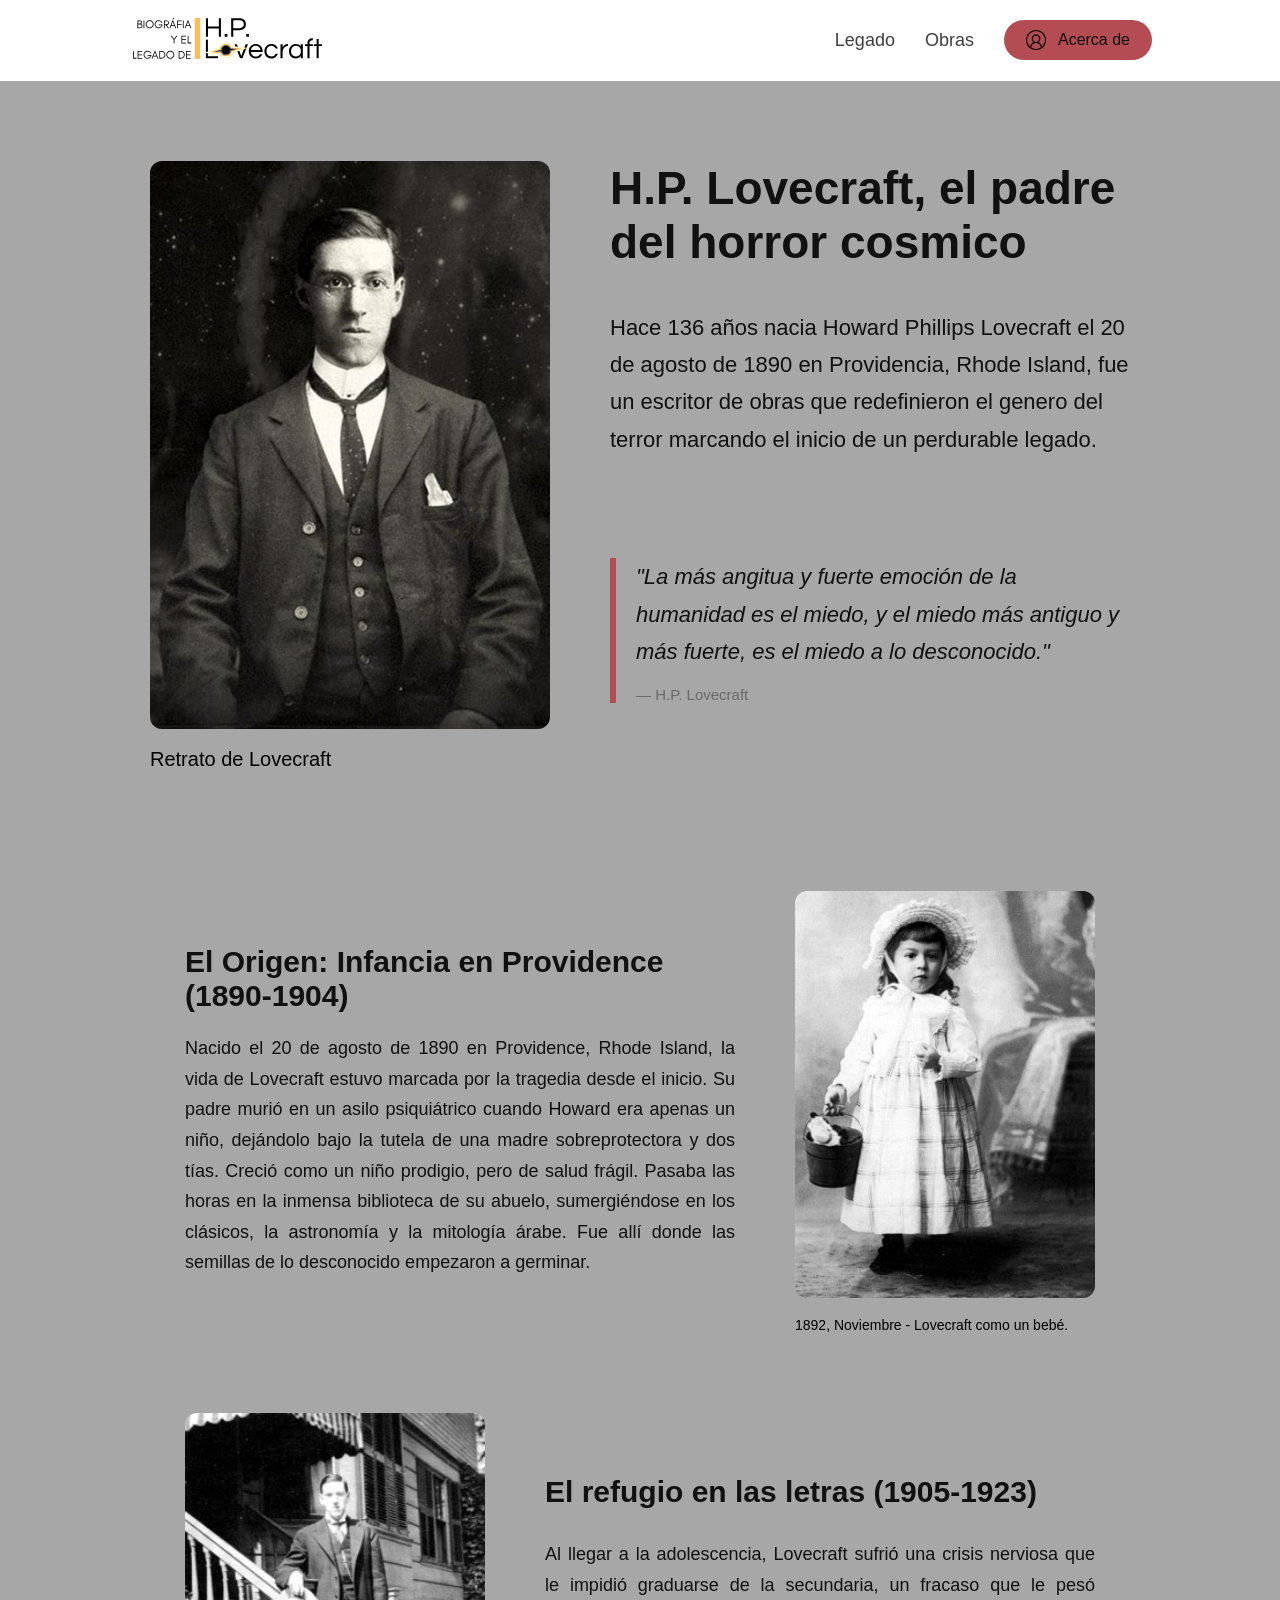
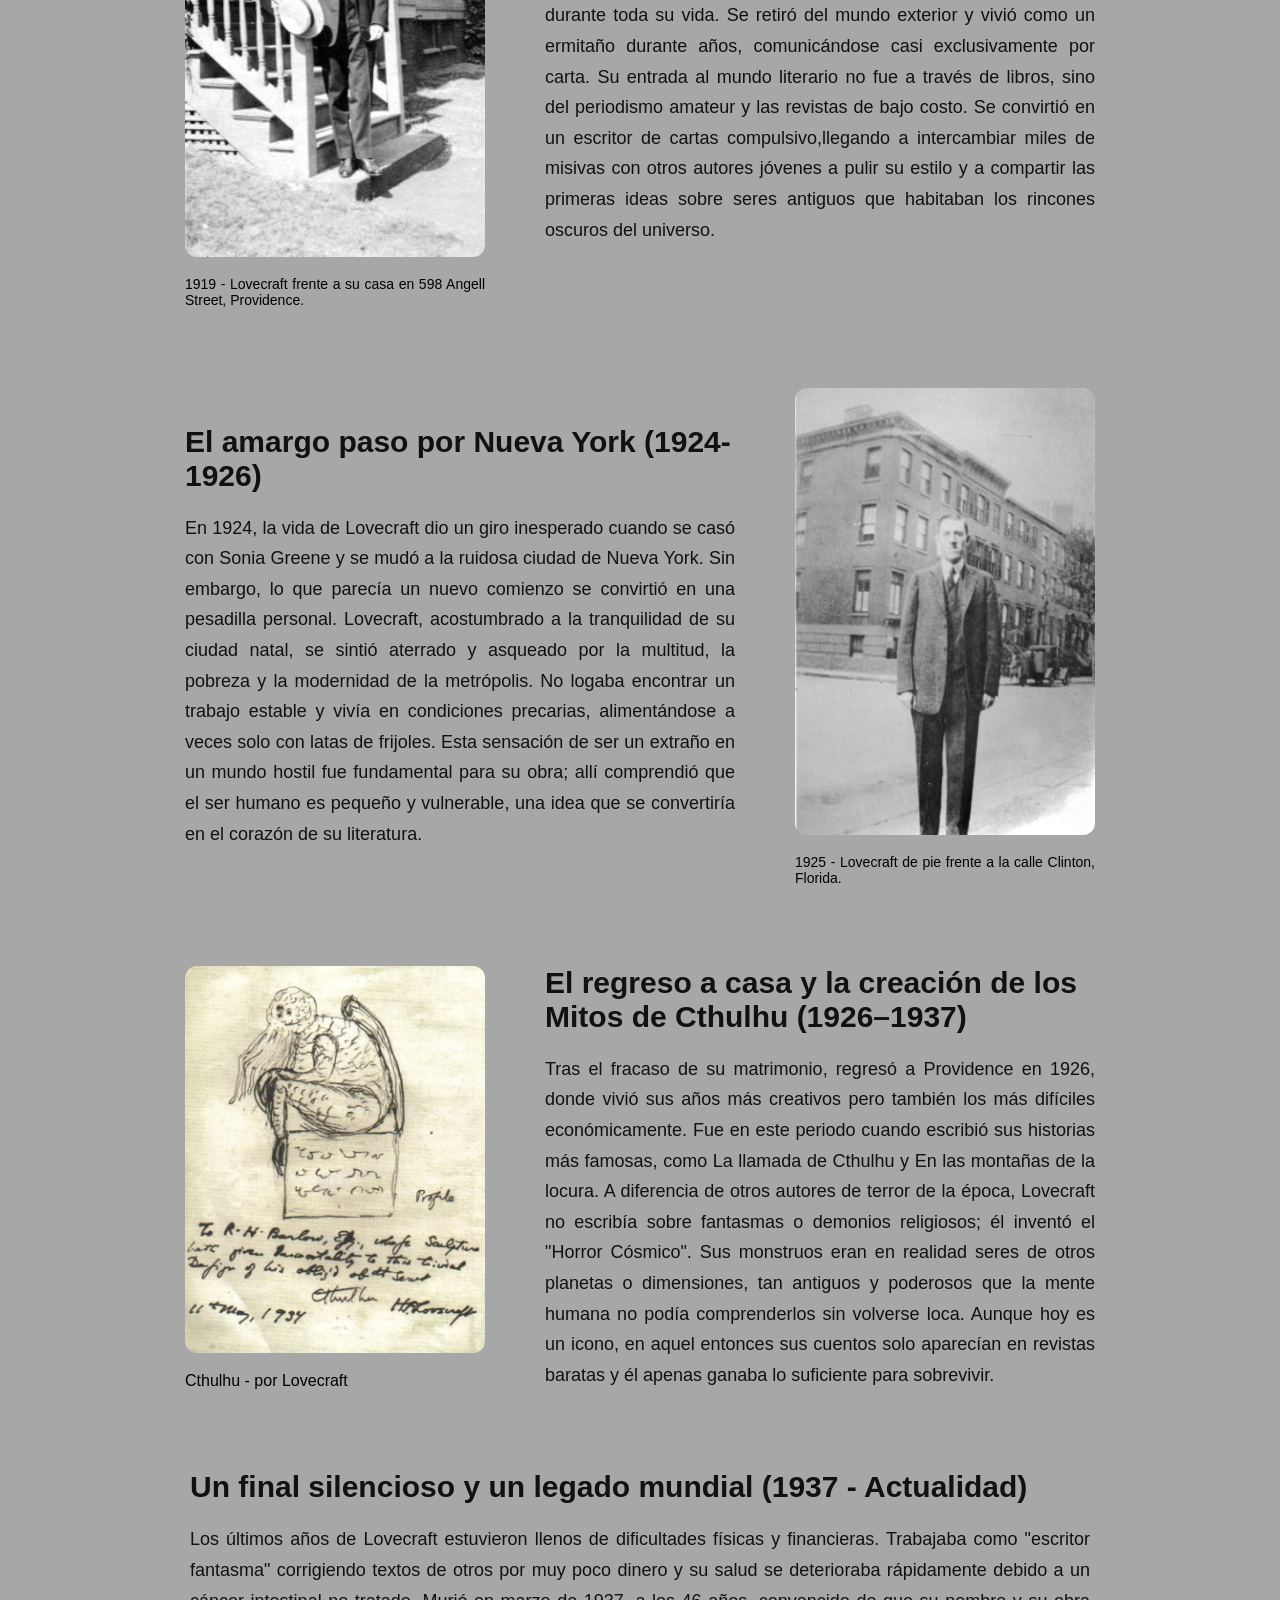
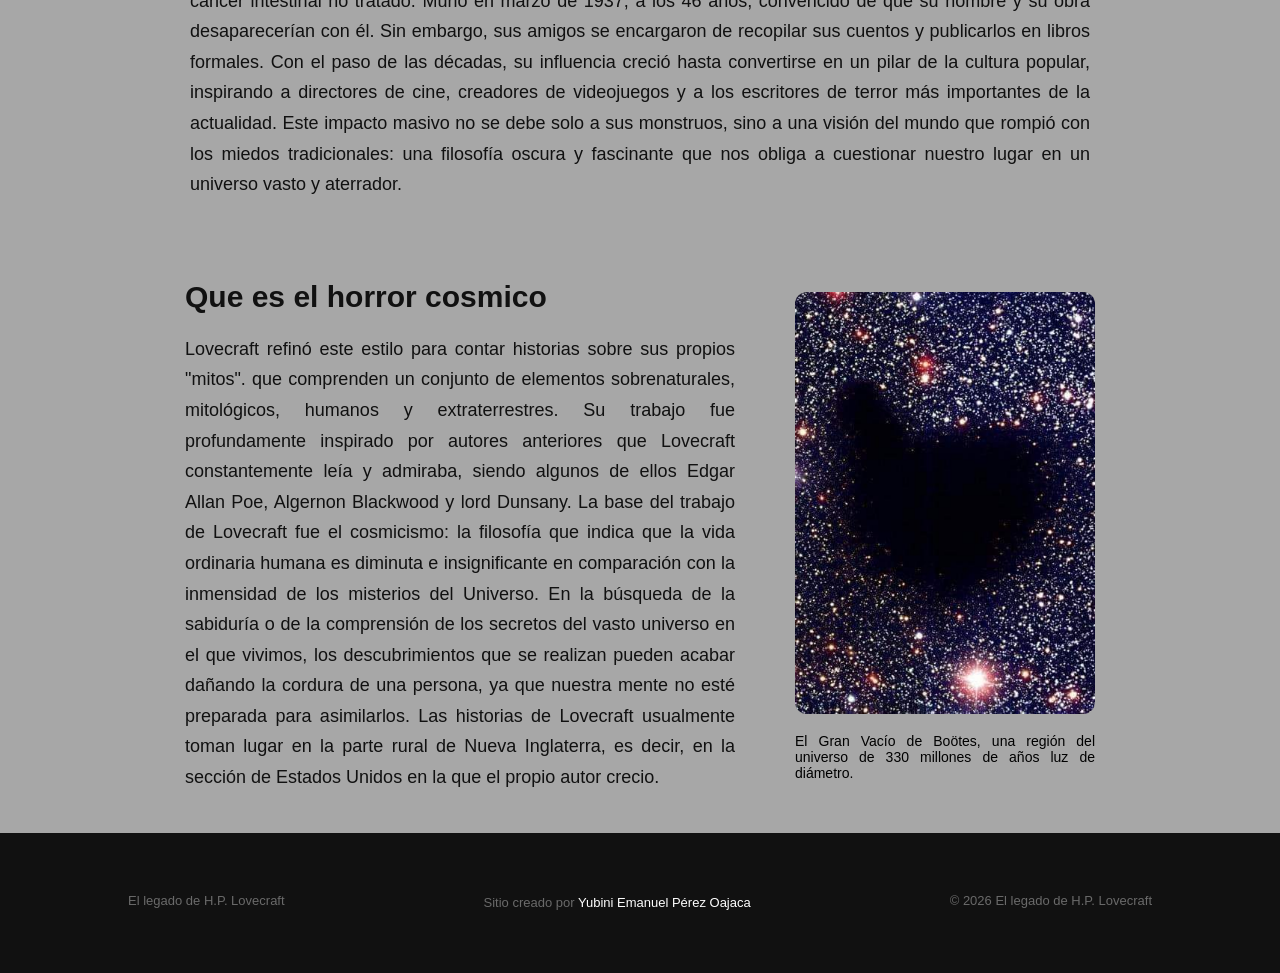
<file: index.html>
<!DOCTYPE html>
<html lang="en">
<head>
  <meta charset="UTF-8">
  <meta name="viewport" content="width=device-width, initial-scale=1.0">
  <title>El legado de H. P. Lovecraft</title>
  <link rel="icon" href="./assets/icons/icono-pagina.svg">

  <link rel="stylesheet" href="./css/colors.css">
  <link rel="stylesheet" href="./css/global.css">
  <link rel="stylesheet" href="./css/navbar.css">
  <link rel="stylesheet" href="./css/footer.css">
  <link rel="stylesheet" href="./css/home.css">
</head>
<body>

  <main>
    <section class="introduccion">
      <figure class="lovecraft-img">
        <img src="./assets/images/escritor-lovecraft.jpg" alt="Retrato de H. P. Lovecraft">
        <figcaption>Retrato de Lovecraft</figcaption>
      </figure>

      <div class="introduccion-cont">
        <h1> H.P. Lovecraft, el padre del horror cosmico</h1>
        <P>
          Hace 136 años nacia Howard Phillips Lovecraft el 20
          de agosto de 1890 en Providencia, Rhode Island, fue
          un escritor de obras que redefinieron el genero del
          terror marcando el inicio de un perdurable legado.
        </P>

      <figure class="cita">
        <blockquote>
          <p>"La más angitua y fuerte emoción de la humanidad
              es el miedo, y el miedo más antiguo y más fuerte,
              es el miedo a lo desconocido."
          </p>
        </blockquote>
        <figcaption>— H.P. Lovecraft</figcaption>
      </figure>

      </div>
    </section>

    <section class="bio-infancia">
      <div class="bio-infancia-cont">
        <h2>El Origen: Infancia en Providence (1890-1904)</h2>
        <p>
        Nacido el 20 de agosto de 1890 en Providence, Rhode Island,
        la vida de Lovecraft estuvo marcada por la tragedia desde el inicio. 
        Su padre murió en un asilo psiquiátrico cuando Howard era apenas
        un niño, dejándolo bajo la tutela de una madre sobreprotectora y 
        dos tías. Creció como un niño prodigio, pero de salud frágil. 
        Pasaba las horas en la inmensa biblioteca de su abuelo, sumergiéndose 
        en los clásicos, la astronomía y la mitología árabe. Fue allí donde 
        las semillas de lo desconocido empezaron a germinar.
        </p>
      </div>

      <figure class="lovecraft-bebe">
        <img src="./assets/images/lovecraft-bebe.jpg">
        <figcaption>
          1892, Noviembre - Lovecraft como un bebé.
        </figcaption>
      </figure>
    </section>

    <section class="bio-adolescencia">
      <figure class="lovecraft-adolescencia-img">
        <img src="./assets/images/lovecraft-adolescencia.jpg">
        <figcaption>
          1919 - Lovecraft frente a su casa en 598 Angell Street, Providence.
        </figcaption>
      </figure>

      <div class="bio-adolescencia-cont">
        <h2>El refugio en las letras (1905-1923)</h2>
        <p>
          Al llegar a la adolescencia, Lovecraft sufrió una crisis nerviosa que 
          le impidió graduarse de la secundaria, un fracaso que le pesó durante
          toda su vida. Se retiró del mundo exterior y vivió como un ermitaño 
          durante años, comunicándose casi exclusivamente por carta. Su entrada 
          al mundo literario no fue a través de libros, sino del periodismo amateur
          y las revistas de bajo costo. Se convirtió en un escritor de cartas 
          compulsivo,llegando a intercambiar miles de misivas con otros autores
          jóvenes a pulir su estilo y a compartir las primeras ideas sobre seres 
          antiguos que habitaban los rincones oscuros del universo.
        </p>
      </div>
    </section>

    <section class="bio-adultez">
      <div class="bio-adultez-cont">
        <h2>El amargo paso por Nueva York (1924-1926)</h2>
        <p>
          En 1924, la vida de Lovecraft dio un giro inesperado cuando se casó con
          Sonia Greene y se mudó a la ruidosa ciudad de Nueva York. Sin embargo,
          lo que parecía un nuevo comienzo se convirtió en una pesadilla personal.
          Lovecraft, acostumbrado a la tranquilidad de su ciudad natal, se sintió
          aterrado y asqueado por la multitud, la pobreza y la modernidad de la
          metrópolis. No logaba encontrar un trabajo estable y vivía en condiciones
          precarias, alimentándose a veces solo con latas de frijoles. Esta sensación 
          de ser un extraño en un mundo hostil fue fundamental para su obra; allí
          comprendió que el ser humano es pequeño y vulnerable, una idea que se 
          convertiría en el corazón de su literatura.
        </p>
      </div>

      <figure class="lovecraft-adultez-img">
        <img src="./assets/images/lovecraft-adultez.jpg">
        <figcaption>
          1925 - Lovecraft de pie frente a la calle Clinton, Florida.
        </figcaption>
      </figure>
    </section>

    <section class="bio-regreso">
      <figure class="cthulhu-img">
        <img src="./assets/images/cthulhu.jpg">
        <figcaption>
          Cthulhu - por Lovecraft
        </figcaption>
      </figure>

      <div class="bio-regreso-cont">
        <h2>El regreso a casa y la creación de los Mitos de Cthulhu (1926–1937)</h2>
        <p>
          Tras el fracaso de su matrimonio, regresó a Providence en 1926, donde
          vivió sus años más creativos pero también los más difíciles
          económicamente. Fue en este periodo cuando escribió sus historias más
          famosas, como La llamada de Cthulhu y En las montañas de la locura.
          A diferencia de otros autores de terror de la época, Lovecraft no escribía
          sobre fantasmas o demonios religiosos; él inventó el "Horror Cósmico".
          Sus monstruos eran en realidad seres de otros planetas o dimensiones,
          tan antiguos y poderosos que la mente humana no podía comprenderlos sin
          volverse loca. Aunque hoy es un icono, en aquel entonces sus cuentos solo
          aparecían en revistas baratas y él apenas ganaba lo suficiente para sobrevivir.
        </p>
      </div>
    </section>

    <section class="bio-fallecimiento">
      <div class="bio-fallecimiento-cont">
        <h2>Un final silencioso y un legado mundial (1937 - Actualidad)</h2>
        <p>
        Los últimos años de Lovecraft estuvieron llenos de dificultades 
        físicas y financieras. Trabajaba como "escritor fantasma" corrigiendo
        textos de otros por muy poco dinero y su salud se deterioraba rápidamente
        debido a un cáncer intestinal no tratado. Murió en marzo de 1937, a los
        46 años, convencido de que su nombre y su obra desaparecerían con él.
        Sin embargo, sus amigos se encargaron de recopilar sus cuentos y
        publicarlos en libros formales. Con el paso de las décadas, su influencia
        creció hasta convertirse en un pilar de la cultura popular, inspirando a
        directores de cine, creadores de videojuegos y a los escritores de terror
        más importantes de la actualidad. Este impacto masivo no se debe solo a
        sus monstruos, sino a una visión del mundo que rompió con los miedos
        tradicionales: una filosofía oscura y fascinante que nos obliga a
        cuestionar nuestro lugar en un universo vasto y aterrador.
        </p>
      </div>
    </section>

    <section class="horror-cosmico">
      <div class="horror-cosmico-cont">
        <h2>Que es el horror cosmico</h2>
        <p>
        Lovecraft refinó este estilo para contar historias sobre sus propios "mitos". que comprenden un conjunto
        de elementos sobrenaturales, mitológicos, humanos y extraterrestres. Su trabajo fue profundamente inspirado
        por autores anteriores que Lovecraft constantemente leía y admiraba, siendo algunos de ellos Edgar Allan Poe,
        Algernon Blackwood y lord Dunsany. La base del trabajo de Lovecraft fue el cosmicismo: la filosofía que indica
        que la vida ordinaria humana es diminuta e insignificante en comparación con la inmensidad de los misterios
        del Universo. En la búsqueda de la sabiduría o de la comprensión de los secretos del vasto universo en el
        que vivimos, los descubrimientos que se realizan pueden acabar dañando la cordura de una persona, ya que
        nuestra mente no esté preparada para asimilarlos. Las historias de Lovecraft usualmente toman lugar en la
        parte rural de Nueva Inglaterra, es decir, en la sección de Estados Unidos en la que el propio autor crecio.
        </p>
      </div>

      <figure class="bootes-img">
        <img src="./assets/images/vacio-bootes.jpg">
        <figcaption>
          El Gran Vacío de Boötes, una región del universo
          de 330 millones de años luz de diámetro.
        </figcaption>
      </figure>
    </section>
  </main>

  <script src="./js/navbar.js"></script>
  <script src="./js/footer.js"></script>

</body>
</html>
</file>
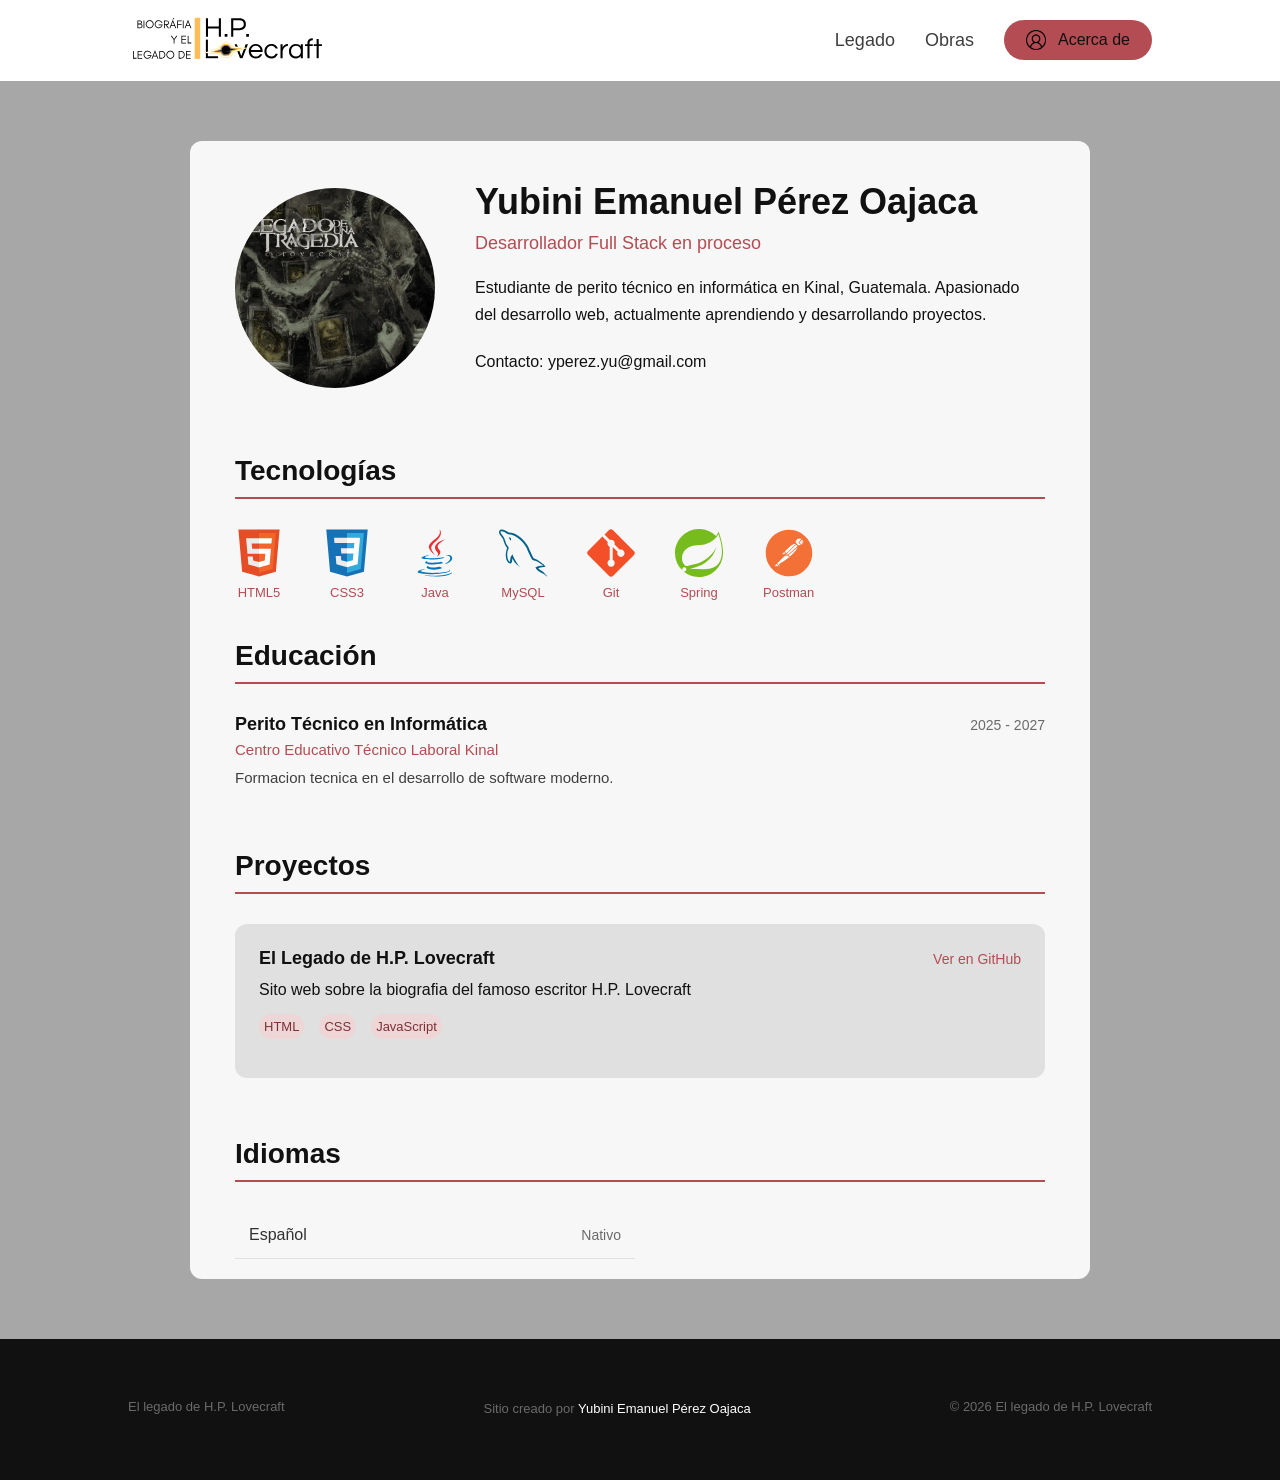
<file: pages/about.html>
<!DOCTYPE html>
<html lang="es">
<head>
  <meta charset="UTF-8">
  <meta name="viewport" content="width=device-width, initial-scale=1.0">
  <title>Acerca de</title>
  <link rel="icon" href="../assets/icons/icono-pagina.svg">
  <link rel="stylesheet" href="../css/colors.css">
  <link rel="stylesheet" href="../css/global.css">
  <link rel="stylesheet" href="../css/navbar.css">
  <link rel="stylesheet" href="../css/footer.css">
  <link rel="stylesheet" href="../css/about.css">
</head>
<body>
  <main>
    <div class="div-cont">

      <section class="seccion-perfil">
        <img src="../assets/images/lovecraft-album.jpg" class="yume-img">
        <div class="perfil-cont">
          <h1>Yubini Emanuel Pérez Oajaca</h1>
          <h2>Desarrollador Full Stack en proceso</h2>
          <p>
            Estudiante de perito técnico en informática en Kinal, Guatemala.
            Apasionado del desarrollo web, actualmente aprendiendo y
            desarrollando proyectos.
          </p>
          <P>Contacto: yperez.yu@gmail.com</P>
        </div>
      </section>

      <section class="seccion">
          <h2>Tecnologías</h2>
          <div class="tecnologias">

            <div class="tecnologia-item">
              <img src="../assets/icons/html5-original.svg" alt="HTML5">
              <span>HTML5</span>
            </div>
            
            <div class="tecnologia-item">
              <img src="../assets/icons/css3-original.svg" alt="CSS3">
              <span>CSS3</span>
            </div>

            <div class="tecnologia-item">
              <img src="../assets/icons/java-original.svg" alt="Java">
              <span>Java</span>
            </div>

            <div class="tecnologia-item">
              <img src="../assets/icons/mysql-original.svg" alt="MySQL Workbench">
              <span>MySQL</span>
            </div>

            <div class="tecnologia-item">
              <img src="../assets/icons/git-original.svg">
              <span>Git</span>
            </div>

            <div class="tecnologia-item">
              <img src="../assets/icons/spring-original.svg">
              <span>Spring</span>
            </div>

            <div class="tecnologia-item">
              <img src="../assets/icons/postman-original.svg">
              <span>Postman</span>
            </div>

          </div>
      </section>

      <section  class="seccion">
          <h2>Educación</h2>

          <div class="educacion">

            <div class="edu-titulo">
              <h3>Perito Técnico en Informática</h3>
              <span class="edu-year">2025 - 2027</span>
            </div>
            
            <p class="edu-colegio">
              Centro Educativo Técnico Laboral Kinal
            </p>
            <p class="edu-desc">
              Formacion tecnica en el desarrollo de software moderno.
            </p>
          </div>
      </section>

      <section class="seccion">
          <h2>Proyectos</h2>
          <div class="proyecto">
            <div class="proyecto-titulo">
              <h3>El Legado de H.P. Lovecraft</h3>
              <a href="https://github.com/yperez-dev/legado-hp-lovecraft"
                target="_blank" class="proyecto-link">Ver en GitHub</a>
            </div>
            <p>
              Sito web sobre la biografia del famoso escritor
              H.P. Lovecraft
            </p>
            <div class="tecnologias-proyecto">
              <span>HTML</span>
              <span>CSS</span>
              <span>JavaScript</span>
            </div>
          </div>
      </section>

      <!-- Idiomas -->
      <section class="seccion">
          <h2>Idiomas</h2>
          <div class="idioma-item">
            <span class="idoma-nombre">Español</span>
            <span class="idioma-nivel">Nativo</span>
          </div>
      </section>

    </div>
  </main>

  <script src="../js/navbar.js"></script>
  <script src="../js/footer.js"></script>
</body>
</html>
</file>
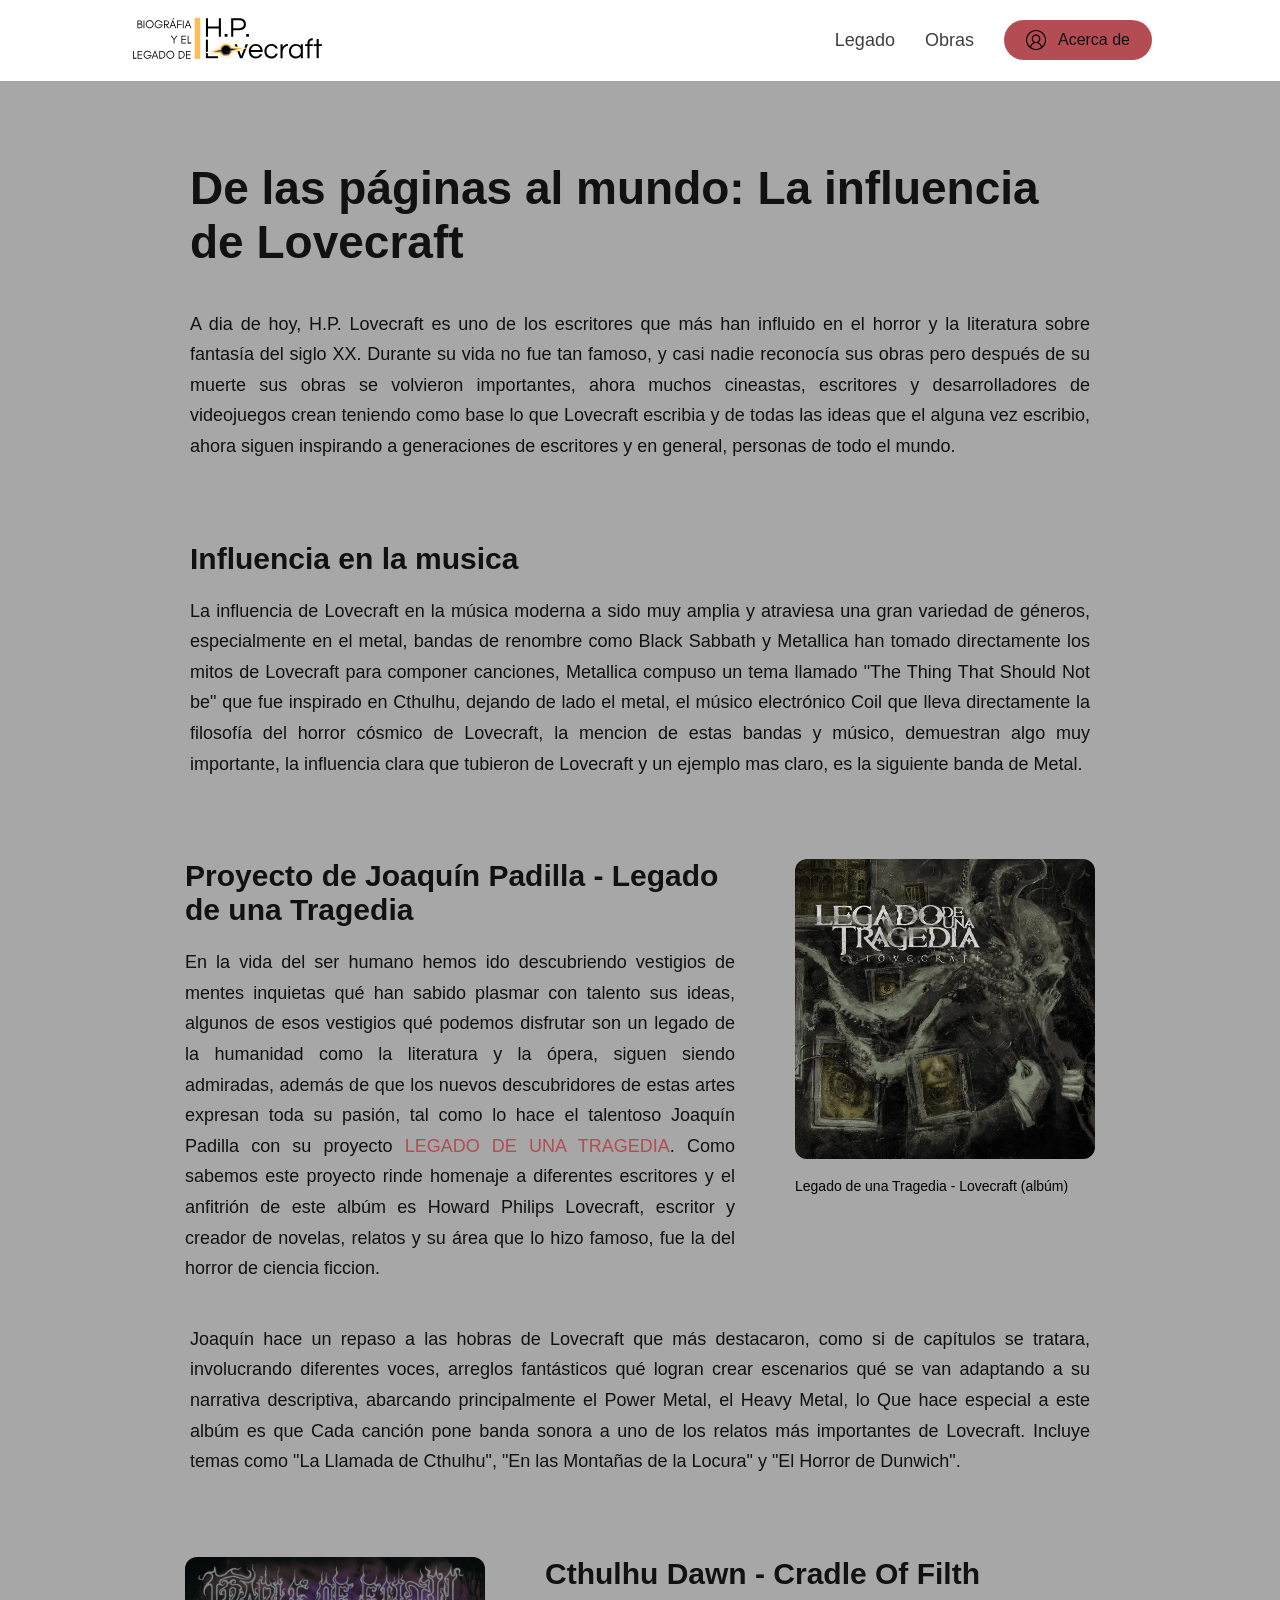
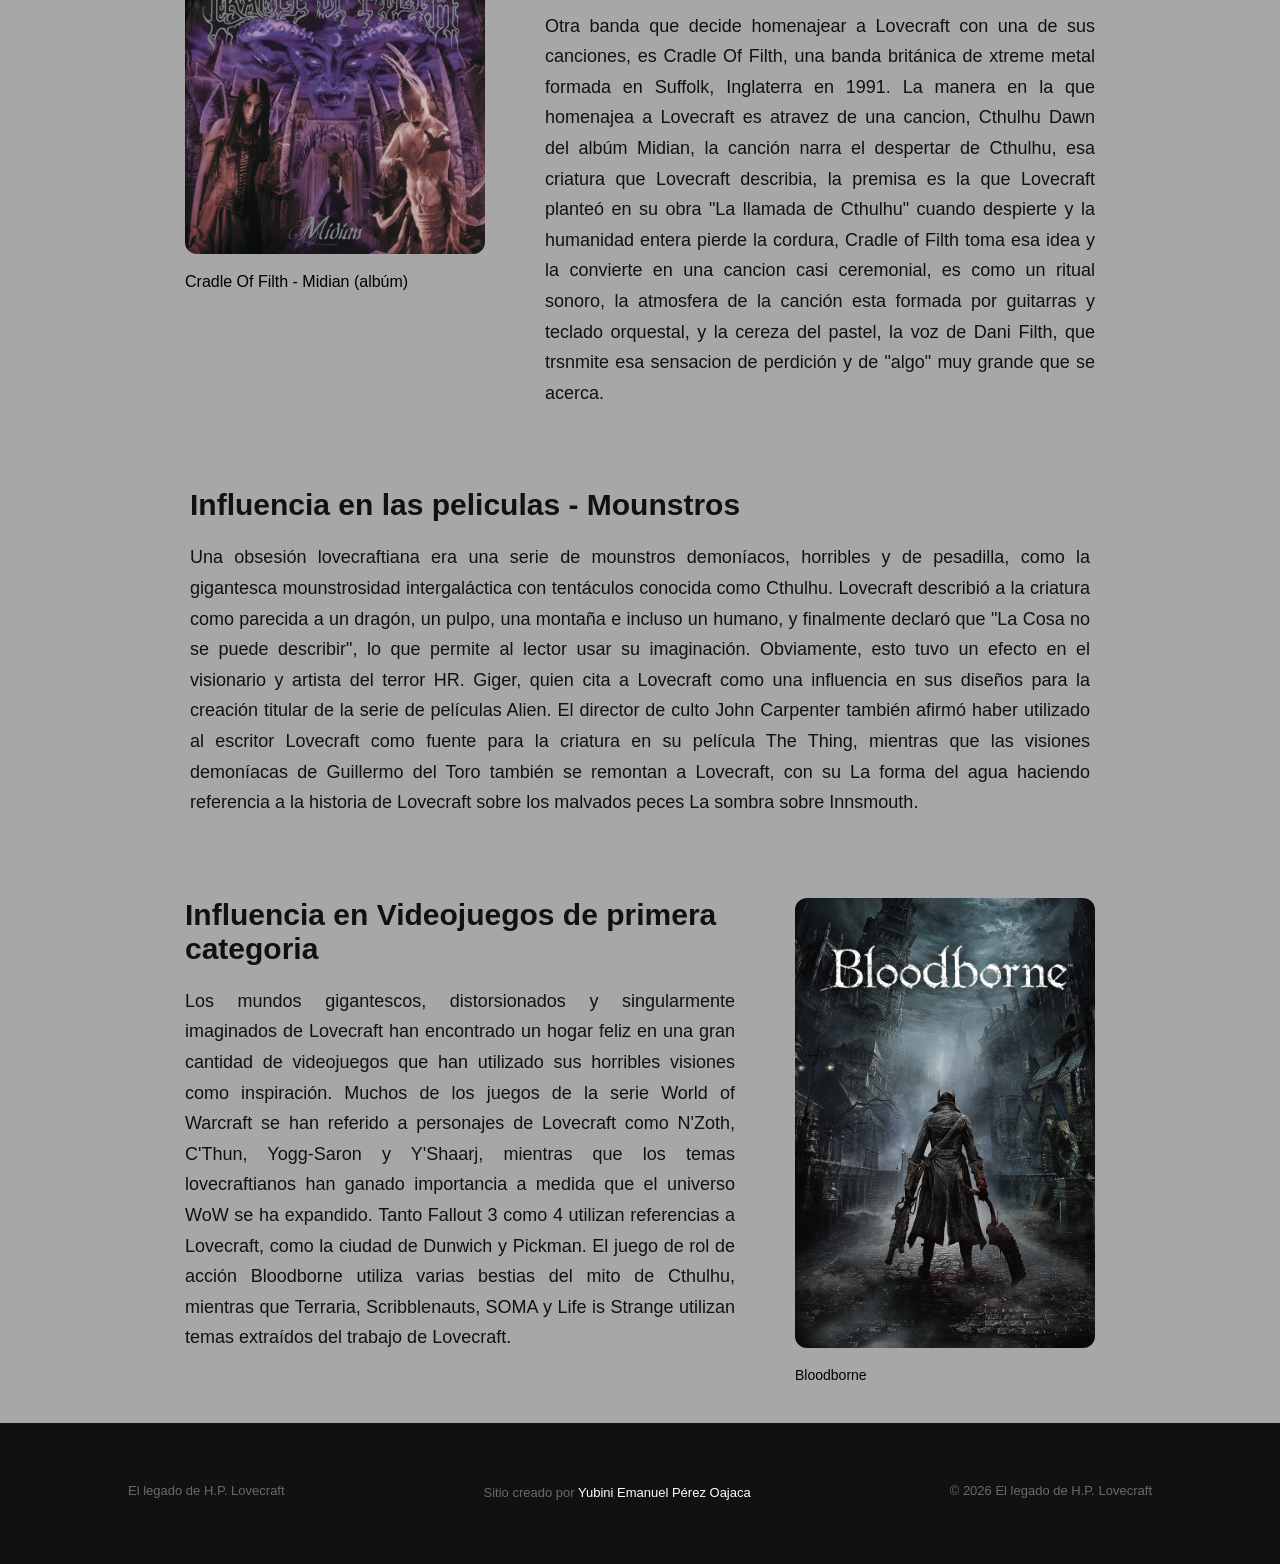
<file: pages/legacy.html>
<!DOCTYPE html>
<html lang="es">
<head>
  <meta charset="UTF-8">
  <meta name="viewport" content="width=device-width, initial-scale=1.0">
  <title>Legado</title>
  <link rel="icon" href="../assets/icons/icono-pagina.svg">

  <link rel="stylesheet" href="../css/colors.css">
  <link rel="stylesheet" href="../css/global.css">
  <link rel="stylesheet" href="../css/navbar.css">
  <link rel="stylesheet" href="../css/footer.css">
  <link rel="stylesheet" href="../css/legacy.css">
</head>
<body>

  <main>
    <section class="introduccion">
      <div class="introduccion-cont">
        <h1>De las páginas al mundo: La influencia de Lovecraft</h1>
        <p>
          A dia de hoy, H.P. Lovecraft es uno de los escritores que más han
          influido en el horror y la literatura sobre fantasía del siglo XX.
          Durante su vida no fue tan famoso, y casi nadie reconocía sus obras
          pero después de su muerte sus obras se volvieron importantes, ahora
          muchos cineastas, escritores y desarrolladores de videojuegos crean
          teniendo como base lo que Lovecraft escribia y de todas las ideas que
          el alguna vez escribio, ahora siguen inspirando a generaciones de
          escritores y en general, personas de todo el mundo.
        </p>
      </div>
    </section>

    <section class="influencia-musica">
      <div class="influencia-cont">
        <h2>Influencia en la musica</h2>
        <p>
          La influencia de Lovecraft en la música moderna a sido muy
          amplia y atraviesa una gran variedad de géneros, especialmente
          en el metal, bandas de renombre como Black Sabbath y Metallica
          han tomado directamente los mitos de Lovecraft para componer
          canciones, Metallica compuso un tema llamado "The Thing That Should
          Not be" que fue inspirado en Cthulhu, dejando de lado el metal, el
          músico electrónico Coil que lleva directamente la filosofía del
          horror cósmico de Lovecraft, la mencion de estas bandas y músico,
          demuestran algo muy importante, la influencia clara que tubieron
          de Lovecraft y un ejemplo mas claro, es la siguiente banda de Metal.
        </p>
      </div>
    </section>

    <section class="joaquin-padilla">
      <div class="cont-p1">
        <h2>Proyecto de Joaquín Padilla - Legado de una Tragedia</h2>
        <p>
          En la vida del ser humano hemos ido descubriendo vestigios de mentes
          inquietas qué han sabido plasmar con talento sus ideas, algunos de esos
          vestigios qué podemos disfrutar son un legado de la humanidad como la
          literatura y la ópera, siguen siendo admiradas, además de que los nuevos
          descubridores de estas artes expresan toda su pasión, tal como lo hace el
          talentoso Joaquín Padilla con su proyecto <span>LEGADO DE UNA TRAGEDIA</span>. Como
          sabemos este proyecto rinde homenaje a diferentes escritores y el anfitrión
          de este albúm es Howard Philips Lovecraft, escritor y creador de novelas,
          relatos y su área que lo hizo famoso, fue la del horror de ciencia
          ficcion.
        </p>
      </div>

      <figure class="album-img">
        <img src="../assets/images/lovecraft-album.jpg">
        <figcaption>Legado de una Tragedia - Lovecraft (albúm)</figcaption>
      </figure>
    </section>

    <section class="joaquin-padilla-p2">
      <div class="cont-p2">
        <P>
          Joaquín hace un repaso a las hobras de Lovecraft que más destacaron, como
          si de capítulos se tratara, involucrando diferentes voces, arreglos
          fantásticos qué logran crear escenarios qué se van adaptando a su narrativa
          descriptiva, abarcando principalmente el Power Metal, el Heavy Metal, lo Que
          hace especial a este albúm es que Cada canción pone banda sonora a uno de
          los relatos más importantes de Lovecraft. Incluye temas como "La Llamada de
          Cthulhu", "En las Montañas de la Locura" y "El Horror de Dunwich".
        </P>
      </div>
    </section>

    <section class="cradle-of-filth">
      <figure class="album">
        <img src="../assets/images/midian-album.jpg">
        <figcaption>Cradle Of Filth - Midian (albúm)</figcaption>
      </figure>

      <div class="album-p1">
        <h2>Cthulhu Dawn - Cradle Of Filth</h2>
        <P>
          Otra banda que decide homenajear a Lovecraft con una de sus canciones,
          es Cradle Of Filth, una banda británica de xtreme metal formada en
          Suffolk, Inglaterra en 1991. La manera en la que homenajea a Lovecraft
          es atravez de una cancion, Cthulhu Dawn del albúm Midian, la canción
          narra el despertar de Cthulhu, esa criatura que Lovecraft describia,
          la premisa es la que Lovecraft planteó en su obra "La llamada de Cthulhu"
          cuando despierte y la humanidad entera pierde la cordura, Cradle of Filth
          toma esa idea y la convierte en una cancion casi ceremonial, es como un
          ritual sonoro, la atmosfera de la canción esta formada por guitarras y
          teclado orquestal, y la cereza del pastel, la voz de Dani Filth, que
          trsnmite esa sensacion de perdición y de "algo" muy grande que se acerca.
        </P>
      </div>
    </section>

    <section class="section">
      <div class="section-content">
        <h2>Influencia en las peliculas - Mounstros</h2>
        <p>
          Una obsesión lovecraftiana era una serie de mounstros demoníacos, horribles
          y de pesadilla, como la gigantesca mounstrosidad intergaláctica con tentáculos
          conocida como Cthulhu. Lovecraft describió a la criatura como parecida a un
          dragón, un pulpo, una montaña e incluso un humano, y finalmente declaró que
          "La Cosa no se puede describir", lo que permite al lector usar su imaginación.
          Obviamente, esto tuvo un efecto en el visionario y artista del terror HR. Giger,
          quien cita a Lovecraft como una influencia en sus diseños para la creación
          titular de la serie de películas Alien. El director de culto John Carpenter
          también afirmó haber utilizado al escritor Lovecraft como fuente para la criatura
          en su película The Thing, mientras que las visiones demoníacas de Guillermo del
          Toro también se remontan a Lovecraft, con su La forma del agua haciendo referencia
          a la historia de Lovecraft sobre los malvados peces La sombra sobre Innsmouth.
        </p>
      </div>
    </section>

    <section class="section">
      <div class="section-content-narrow">
        <h2>Influencia en Videojuegos de primera categoria</h2>
        <P>
          Los mundos gigantescos, distorsionados y singularmente imaginados de Lovecraft
          han encontrado un hogar feliz en una gran cantidad de videojuegos que han utilizado
          sus horribles visiones como inspiración. Muchos de los juegos de la serie World of
          Warcraft se han referido a personajes de Lovecraft como N'Zoth, C'Thun, Yogg-Saron
          y Y'Shaarj, mientras que los temas lovecraftianos han ganado importancia a medida
          que el universo WoW se ha expandido. Tanto Fallout 3 como 4 utilizan referencias a
          Lovecraft, como la ciudad de Dunwich y Pickman. El juego de rol de acción Bloodborne
          utiliza varias bestias del mito de Cthulhu, mientras que Terraria, Scribblenauts,
          SOMA y Life is Strange utilizan temas extraídos del trabajo de Lovecraft.
        </P>
      </div>

      <figure class="figure">
        <img src="../assets/images/bloodborne.jpg">
        <figcaption>Bloodborne</figcaption>
      </figure>
    </section>


  </main>

  <script src="../js/navbar.js"></script>
  <script src="../js/footer.js"></script>

</body>
</html>
</file>
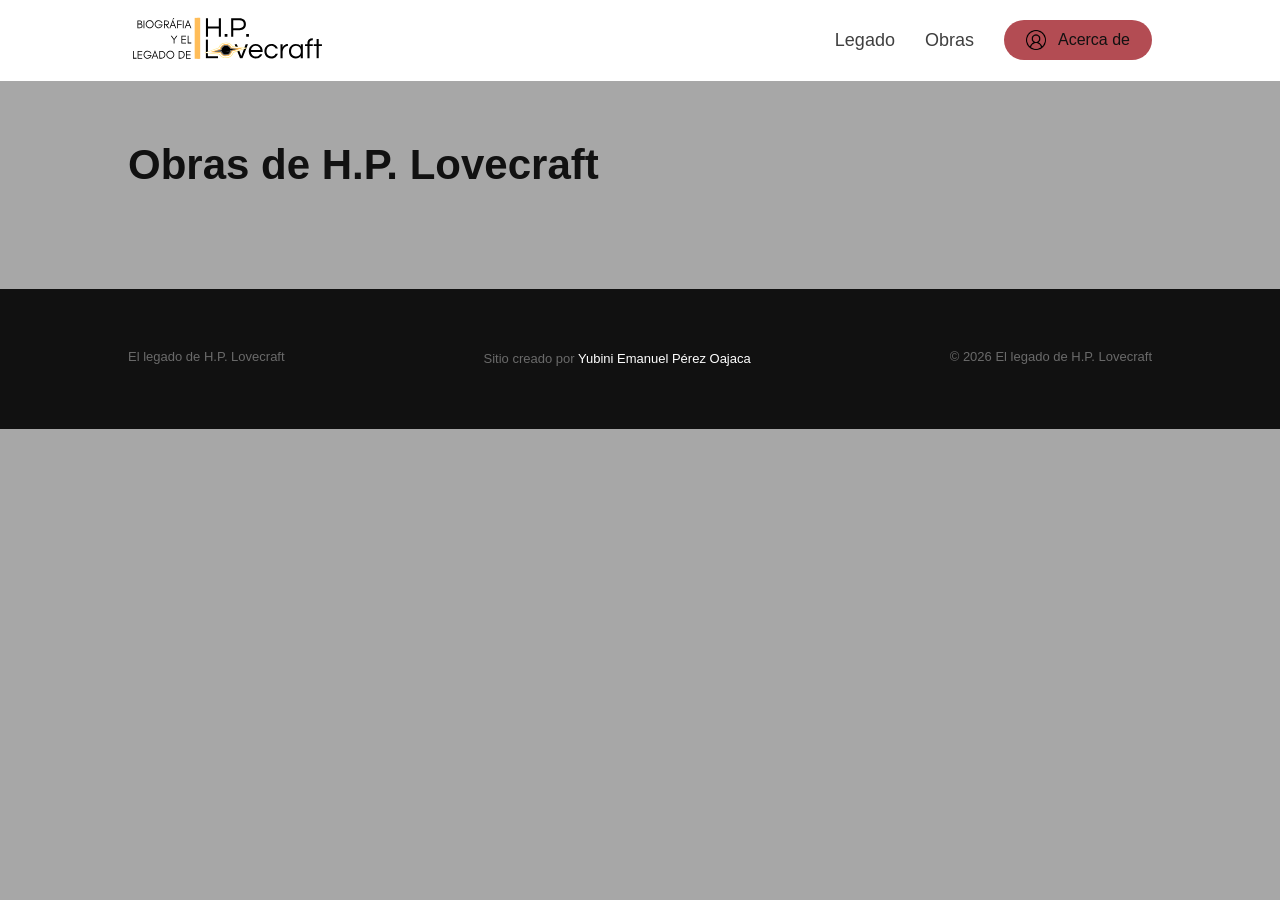
<file: pages/works.html>
<!DOCTYPE html>
<html lang="es">
<head>
  <meta charset="UTF-8">
  <meta name="viewport" content="width=device-width, initial-scale=1.0">
  <title>Obras — El Legado de H.P. Lovecraft</title>
  <link rel="icon" href="../assets/icons/icono-pagina.svg">
  <link rel="stylesheet" href="../css/colors.css">
  <link rel="stylesheet" href="../css/global.css">
  <link rel="stylesheet" href="../css/navbar.css">
  <link rel="stylesheet" href="../css/footer.css">
  <link rel="stylesheet" href="../css/works.css">
</head>
<body>
  <main>
    <section class="obras-section">
      <h1>Obras de H.P. Lovecraft</h1>
      <div id="obras-grid" class="obras-grid"></div>
    </section>
  </main>

  <script src="../js/navbar.js"></script>
  <script src="../js/footer.js"></script>
  <script src="../js/works.js"></script>
</body>
</html>
</file>
<file: css/colors.css>
:root {
  /*Colores blancos*/
  --white-50: #ffffff;
  --white-100: #f7f7f7;
  --white-200: #e0e0e0;
  --white-300: #c5c5c5;
  --white-400: #a7a7a7;
  --white-500: #898989;
  --white-600: #6a6a6a;
  --white-700: #4b4b4b;
  --white-800: #2e2e2e;
  --white-900: #111111;

  /*Colores rojos*/
  --fuzzy-wuzzy-brown-50: #f8eeef;
  --fuzzy-wuzzy-brown-100: #eed5d6;
  --fuzzy-wuzzy-brown-200: #e1aeb0;
  --fuzzy-wuzzy-brown-300: #d8898d;
  --fuzzy-wuzzy-brown-400: #d1636a;
  --fuzzy-wuzzy-brown-500: #b34c53;
  --fuzzy-wuzzy-brown-600: #9b4147;
  --fuzzy-wuzzy-brown-700: #7b3237;
  --fuzzy-wuzzy-brown-800: #582225;
  --fuzzy-wuzzy-brown-900: #351114;
  --fuzzy-wuzzy-brown-950: #22090a;

  /*Color menta*/
  --algae-green-50: #cffae9;
  --algae-green-100: #a0f7d8;
  --algae-green-200: #83e7c5;
  --algae-green-300: #78d4b4;
  --algae-green-400: #68b99e;
  --algae-green-500: #579c85;
  --algae-green-600: #457e6b;
  --algae-green-700: #325f50;
  --algae-green-800: #204035;
  --algae-green-900: #0f221c;
  --algae-green-950: #06130f;

  /*Color gris*/
  --masala-50: #f1f1f1;
  --masala-100: #dbdbdb;
  --masala-200: #bababa;
  --masala-300: #9d9d9d;
  --masala-400: #838383;
  --masala-500: #6a6a6a;
  --masala-600: #545454;
  --masala-700: #3f3f3f;
  --masala-800: #303030;
  --masala-900: #1c1c1c;
  --masala-950: #111111;
}
</file>
<file: css/global.css>
* {
  margin: 0;
  padding: 0;
  box-sizing: border-box;
  font-family: sans-serif;
}

body {
  background: var(--white-400);
  
}

h1, h2, h3, h4, h5, h6 {
  color: var(--masala-950);
}

p {
  color: var(--masala-950);
}
</file>
<file: css/navbar.css>
header {
  position: sticky;
  top: 0;
  z-index: 100;

  background-color: var(--white-50);
  display: flex;
  align-items: center;
  justify-content: end;
  padding: 15px 10%;
  gap: 30px;
}

.logo {
  width: 200px;
}

.nav-links {
  display: flex;
  align-items: center;
  list-style: none;
  gap: 30px;
  font-size: 18px;
}

.nav-links a {
  text-decoration: none;
  color: var(--masala-700);
}


.contact-btn {
  background: var(--fuzzy-wuzzy-brown-500);
  border-radius: 30px;
  padding: 10px 22px;
  color: var(--masala-950);
  text-decoration: none;
  display: inline-flex;
  align-items: center;
  gap: 12px;
}

.contact-btn img {
  width: 20px;
}

.image-container {
  margin-right: auto;
}
</file>
<file: css/footer.css>
.footer {
  display: flex;
  justify-content: space-between;
  padding: 60px 10%;
  background-color: var(--masala-950);
  gap: 30px;
}

.footer-logo p {
  font-size: 13px;
  color: var(--masala-500);
}

.footer-credits p {
  font-size: 13px;
  color: var(--masala-500);
  line-height: 1.6;
  text-align: center;
}

.footer-credits span {
  color: var(--white-50);
}

.footer-copy p {
  font-size: 13px;
  color: var(--masala-500);
}
</file>
<file: css/home.css>
/*Seccion hero: imagen y el parrafo*/
.introduccion {
  display: flex;
  align-items: start;
  justify-content: center;
  gap: 60px;
  padding: 80px 10%;
}

.lovecraft-img img {
  width: 400px;
  border-radius: 12px;
  margin-bottom: 15px;
}

.lovecraft-img figcaption {
  font-size: 20px;
}

.introduccion-cont {
  max-width: 520px;
}

.introduccion-cont h1 {
  font-size: 46px;
  margin-bottom: 40px;/*20*/
  text-align: left;
}

.introduccion-cont p {
  font-size: 22px;
  line-height: 1.7; /*espacio entre lineas del parrafo*/
  
  text-align: left;
}

/*Seccion hero: Cita del autor*/
.cita {
  margin-top: 100px; /*espacio de la cita para arriba*/
  border-left: 6px solid var(--fuzzy-wuzzy-brown-500);
  padding-left: 20px;
}

.cita blockquote p {
  font-size: 22px;
  line-height: 1.7;
  text-align: left;
  font-style: italic;
  margin-bottom: 0;
}

.cita figcaption {
  font-size: 15px;
  text-align: left;
  color: var(--masala-500);
  margin-top: 16px;/*espacio entre cita y autor*/
}

/*Seccion: Biografia infancia*/
.bio-infancia {
  display: flex;
  align-items: center;
  justify-content: center; /*elementos en el centro del div*/
  padding: 40px 10%;
  gap: 60px;
}

.bio-infancia-cont {
  max-width: 550px;
}

.bio-infancia-cont h2{
  font-size: 30px;
  margin-bottom: 20px;
}

.bio-infancia-cont p {
  font-size: 18px;
  line-height: 1.7;
  text-align: justify;
}

.lovecraft-bebe {
  width: 300px;
}

.lovecraft-bebe img {
  width: 300px;
  border-radius: 12px;
  margin-bottom: 15px;
}

.lovecraft-bebe figcaption {
  font-size: 14px;
  text-align: justify;
}

/*Seccion: Biografia adolescencia*/
.bio-adolescencia {
  display: flex;
  align-items: center;
  justify-content: center;
  padding: 40px 10%;
  gap: 60px;
}

.lovecraft-adolescencia-img {
  max-width: 300px;
}

.lovecraft-adolescencia-img img {
  width: 300px;
  max-width: 300px;
  border-radius: 12px;
  margin-bottom: 15px;
}

.lovecraft-adolescencia-img figcaption {
  font-size: 14px;
  text-align: justify;
}

.bio-adolescencia-cont {
  max-width: 550px;
}

.bio-adolescencia-cont h2{
  font-size: 30px;
  margin-bottom: 30px;
}

.bio-adolescencia-cont p {
  font-size: 18px;
  text-align: justify;
  line-height: 1.7;
}

/*Seccion: Biografia de adultez*/
.bio-adultez {
  display: flex;
  align-items: center;
  justify-content: center;
  padding: 40px 10%;
  gap: 60px;
}

.bio-adultez-cont {
  max-width: 550px;
}

.bio-adultez-cont h2 {
  font-size: 30px;
  margin-bottom: 20px;
}

.bio-adultez-cont p {
  font-size: 18px;
  text-align: justify;
  line-height: 1.7;
}

.lovecraft-adultez-img {
  max-width: 300px;
}

.lovecraft-adultez-img img {
  width: 300px;
  max-width: 300px;
  border-radius: 12px;
  margin-bottom: 15px;
}

.lovecraft-adultez-img figcaption {
  font-size: 14px;
  text-align: justify;
}

/*Seccion: biografia regreso a casa*/
.bio-regreso {
  display: flex;
  align-items: center;
  justify-content: center;
  padding: 40px 10%;
  gap: 60px;
}

.cthulhu-img {
  max-width: 300px;
}

.cthulhu-img img {
  width: 300px;
  border-radius: 12px;
  margin-bottom: 15px;
}

.bio-border-regreso figcaption {
  font-size: 14px;
  text-align: justify;
}

.bio-regreso-cont {
  max-width: 550px;
}

.bio-regreso-cont h2 {
  font-size: 30px;
  margin-bottom: 20px;
}

.bio-regreso-cont p {
  font-size: 18px;
  text-align: justify;
  line-height: 1.7;
}

/*Seccion: biografia fallecimiento de Lovecraft*/
.bio-fallecimiento {
  display: flex;
  justify-content: center;
  padding: 40px 10%;
  gap: 60px;
}

.bio-fallecimiento-cont {
  max-width: 900px;
}

.bio-fallecimiento-cont h2 {
  font-size: 30px;
  margin-bottom: 20px;
}

.bio-fallecimiento-cont p {
  font-size: 18px;
  line-height: 1.7;
  text-align: justify;
}

/*Seccion: que es el horor cosmico*/
.horror-cosmico {
  display: flex;
  align-items: center;
  justify-content: center;
  padding: 40px 10%;
  gap: 60px;
}

.horror-cosmico-cont {
  max-width: 550px; 
}

.horror-cosmico-cont h2 {
  font-size: 30px;/*40*/
  margin-bottom: 20px;
}

.horror-cosmico-cont p {
  font-size: 18px;/*22*/
  line-height: 1.7;
  text-align: justify;
}

.bootes-img {
  width: 300px;/*400*/
}

.bootes-img img {
  width: 300px;
  border-radius: 12px;
  margin-bottom: 15px;
}

.bootes-img figcaption {
  font-size: 14px;
  text-align: justify;
}
</file>
<file: css/about.css>
.div-cont {
  max-width: 900px;
  margin: 60px auto;
  background-color: var(--white-100);
  border-radius: 12px;
}

/*clase y h2 todas las secciones*/
.seccion {
  max-width: 900px;
  padding: 20px 5%;
}

.seccion h2 {
  font-size: 28px;
  margin-bottom: 30px;
  padding-bottom: 10px;
  border-bottom: 2px solid var(--fuzzy-wuzzy-brown-500);
}

/*seccion perfil*/
.seccion-perfil {
  display: flex;
  align-items: center;
  gap: 40px;
  max-width: 900px;
  padding: 40px 5%;
}

.yume-img {
  width: 200px;
  height: 200px;
  border-radius: 50%;
  /*object-fit: cover;*/
}

.perfil-cont h1 {
  font-size: 36px;
  margin-bottom: 10px;
}

.perfil-cont h2 {
  font-size: 18px;
  color: var(--fuzzy-wuzzy-brown-500);
  margin-bottom: 20px;
  font-weight: normal;
}

.perfil-cont p {
  font-size: 16px;
  line-height: 1.7;
  margin-bottom: 20px;
}

.perfil-cont h3 {
  font-size: 16px;
  margin-bottom: 20px;
}

/*seccion tecnoloyia*/
.tecnologias {
  display: flex;
  gap: 40px;
}

.tecnologia-item {
  display: flex;
  flex-direction: column;
  align-items: center;
  gap: 8px;
}

.tecnologia-item img {
  width: 48px;
  height: 48px;
}


.tecnologia-item span {
  font-size: 13px;
  color: var(--fuzzy-wuzzy-brown-500);
  text-align: center;
}


/* Educación */
.educacion {
  margin-bottom: 20px;
}

.edu-titulo {
  display: flex;
  justify-content: space-between;
  align-items: center;
  margin-bottom: 6px;
}

.edu-titulo h3 {
  font-size: 18px;
}

.edu-year {
  font-size: 14px;
  color: var(--masala-500);
}

.edu-colegio {
  font-size: 15px;
  color: var(--fuzzy-wuzzy-brown-500);
  margin-bottom: 8px;
}

.edu-desc {
  font-size: 15px;
  line-height: 1.6;
  color: var(--masala-700);
}

/*Seccion de proyectos :v*/
.proyecto {
  padding: 24px;
  border-radius: 12px;
  background-color: var(--white-200);
  margin-bottom: 20px;
}

.proyecto-titulo {
  display: flex;
  justify-content: space-between;
  align-items: center;
  margin-bottom: 12px;
}

.proyecto-titulo a {
  font-size: 14px;
  color: var(--fuzzy-wuzzy-brown-500);
  text-decoration: none;
}

.proyecto-titulo h3 {
  font-size: 18px;
}

.project-item p {
  font-size: 15px;
  line-height: 1.6;
  color: var(--masala-700);
  margin-bottom: 16px;
}

.tecnologias-proyecto {
  display: flex;
  justify-content: start;
  gap: 15px;
  padding: 15px 0px;
}

.tecnologias-proyecto span {
  font-size: 13px;
  color: var(--fuzzy-wuzzy-brown-700);
  background-color: var(--fuzzy-wuzzy-brown-100);
  border-radius: 20px;
  padding: 5px;
}

/*Seccion de idiomas*/
.idioma-item {
  display: flex;
  justify-content: space-between;
  align-items: center;
  padding: 14px;
  border-bottom: 1px solid var(--white-200);
  max-width: 400px;
}

.idoma-nombre {
  font-size: 16px;
  color: var(--masala-800);
}

.idioma-nivel {
  font-size: 14px;
  color: var(--masala-500);
}
</file>
<file: css/legacy.css>
.introduccion {
  display: flex;
  justify-content: center;/*Contorla el eje principal*/
  align-items: start;/*Controla el eje cruzado*/
  padding: 80px 10% 40px;
  gap: 60px;
}

.introduccion-cont {
  max-width: 900px;
}

.introduccion-cont h1 {
  font-size: 46px;
  margin-bottom: 40px;
  text-align: left;
}

.introduccion-cont p {
  font-size: 18px;
  text-align: justify;
  line-height: 1.7;
}

/*seccion: ejemplos de la influencia de Lovecraft*/
.influencia-musica {
  justify-content: center;
  align-items: start;
  display: flex;
  gap: 60px;
  padding: 40px 10%;
}

.influencia-cont {
  max-width: 900px;
}

.influencia-cont h2 {
  font-size: 30px;
  margin-bottom: 20px;
}

.influencia-cont p {
  text-align: justify;
  font-size: 18px;
  line-height: 1.7;
}

/*seccion de joaquin padilla*/
.joaquin-padilla {
  display: flex;
  justify-content: center;
  align-items: start;
  gap: 60px;
  padding: 40px 10%;
}

.cont-p1 {
  max-width: 550px;
}

.cont-p1 h2 {
  font-size: 30px;
  margin-bottom: 20px;
}

.cont-p1 p {
  font-size: 18px;
  text-align: justify;
  line-height: 1.7;
}

.cont-p1 span {
  color: var(--fuzzy-wuzzy-brown-500);

}

.album-img {
  max-width: 300px;
}

.album-img img {
  width: 300px;
  border-radius: 12px;
  margin-bottom: 15px;
}

.album-img figcaption {
  font-size: 14px;
  text-align: justify;
}

/*parrafo dos de la seccion metal*/
.joaquin-padilla-p2 {
  display: flex;
  justify-content: center;
  align-items: start;
  gap: 60px;
  padding: 0px 10% 40px;
}

.cont-p2 {
  max-width: 900px;
}

.cont-p2 p {
  font-size: 18px;
  text-align: justify;
  line-height: 1.7;
}

/*seccion de cradle of filth*/
.cradle-of-filth {
  display: flex;
  justify-content: center;
  align-items: start;
  gap: 60px;
  padding: 40px 10%;
}

.album {
  max-width: 300px;
}

.album img {
  border-radius: 12px;
  width: 300px;
  margin-bottom: 15px;
}

.album-p1 {
  max-width: 550px;
}

.album-p1 h2 {
  font-size: 30px;
  margin-bottom: 20px;
}

.album-p1 p {
  font-size: 18px;
  text-align: justify;
  line-height: 1.7;
}

/*seccion de influencia en peliculas*/
.section {
  display: flex;
  justify-content: center;
  align-items: start;
  padding: 40px 10%;
  gap: 60px;
}

.section-content {
  max-width: 900px;
}

.section-content h2 {
  font-size: 30px;
  margin-bottom: 20px;
}

.section-content p {
  font-size: 18px;
  text-align: justify;
  line-height: 1.7;
}

/*Seccion de influencia en videojuegos*/
.section-content-narrow {
  max-width: 550px;
}

.section-content-narrow h2 {
  font-size: 30px;
  margin-bottom: 20px;
}

.section-content-narrow p {
  font-size: 18px;
  text-align: justify;
  line-height: 1.7;
}

.figure {
  max-width: 300px;
}

.figure img {
  width: 300px;
  margin-bottom: 15px;
  border-radius: 12px;
}

.figure figcaption {
  font-size: 14px;
  text-align: justify;
}
</file>
<file: css/works.css>
.obras-section {
  padding: 60px 10%;
}

.obras-section h1 {
  font-size: 42px;
  margin-bottom: 40px;
}

.obras-grid {
  display: grid;
  grid-template-columns: repeat(auto-fill, minmax(260px, 1fr));
  gap: 24px;
}



/* La tarjeta simula un libro con el lomo a la izquierda */
.card {
  display: flex;
  background-color: var(--white-100);
  border-radius: 4px 12px 12px 4px;
  overflow: hidden;
  box-shadow: -4px 4px 10px rgba(0, 0, 0, 0.15);
}

/* Lomo del libro */
.card-lomo {
  width: 14px;
  flex-shrink: 0;
  background-color: var(--fuzzy-wuzzy-brown-600);
}

.card-body {
  padding: 20px;
  display: flex;
  flex-direction: column;
  gap: 10px;
  flex: 1;
}

.card-title {
  font-size: 16px;
  font-weight: bold;
  color: var(--masala-900);
  line-height: 1.4;
}

.card-autor {
  font-size: 13px;
  color: var(--fuzzy-wuzzy-brown-500);
}

.card-datos {
  display: flex;
  flex-direction: column;
  gap: 6px;
  margin-top: 8px;
  padding-top: 12px;
  border-top: 1px solid var(--white-300);
}

.card-dato {
  font-size: 13px;
  color: var(--masala-600);
  line-height: 1.5;
}

.card-dato span {
  font-weight: bold;
  color: var(--masala-800);
}
</file>
